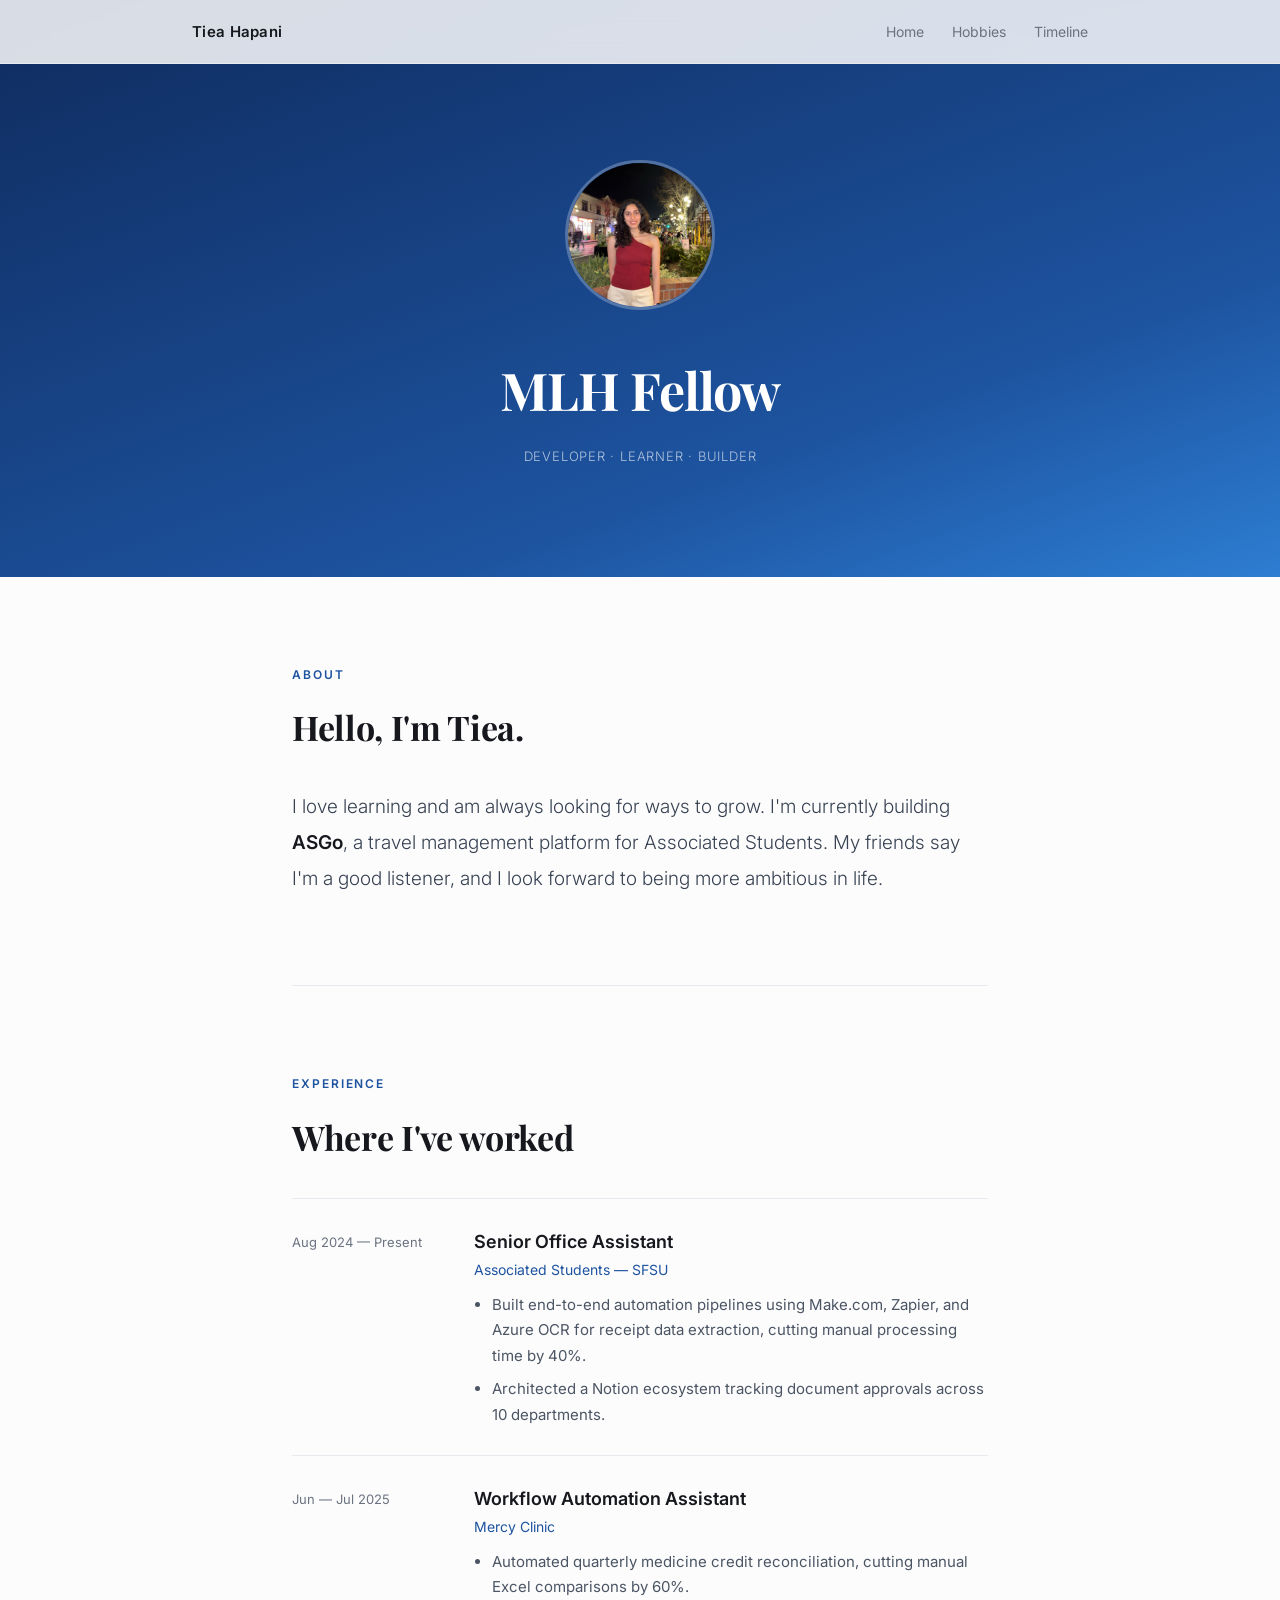
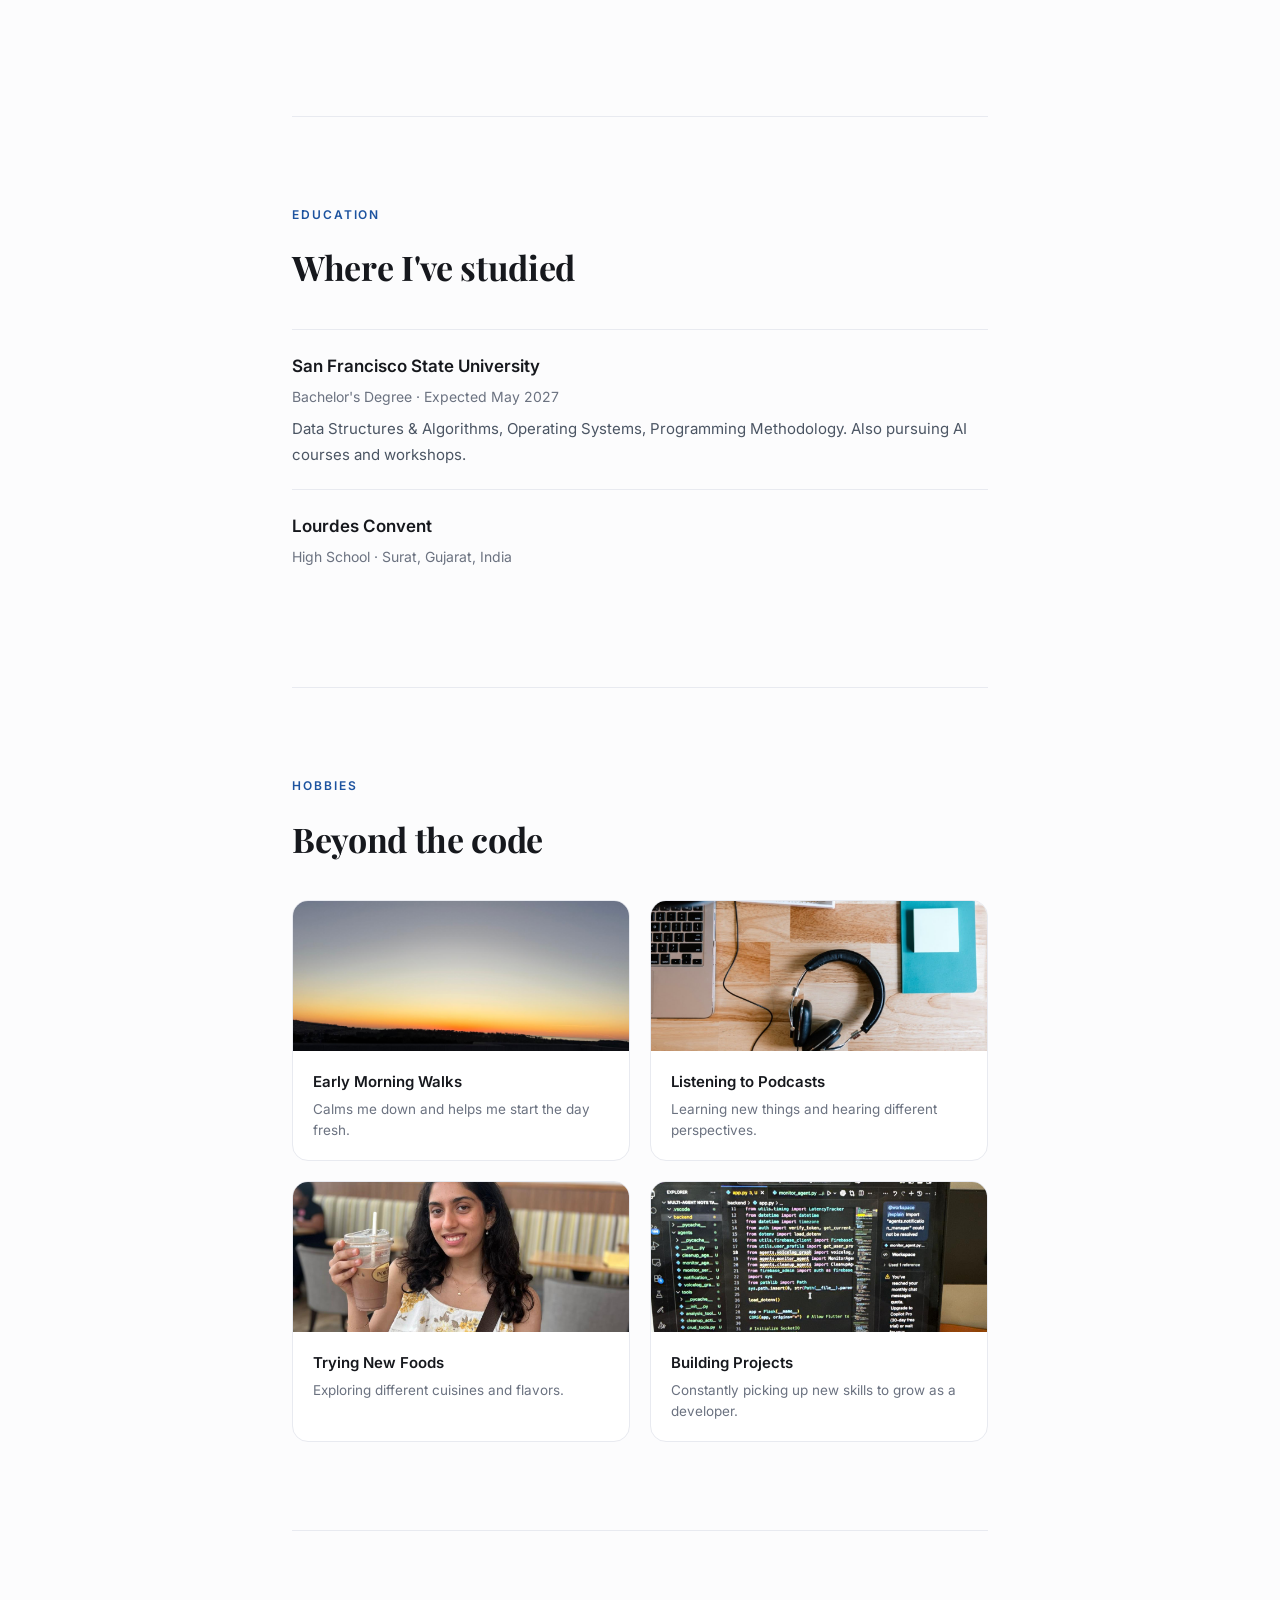
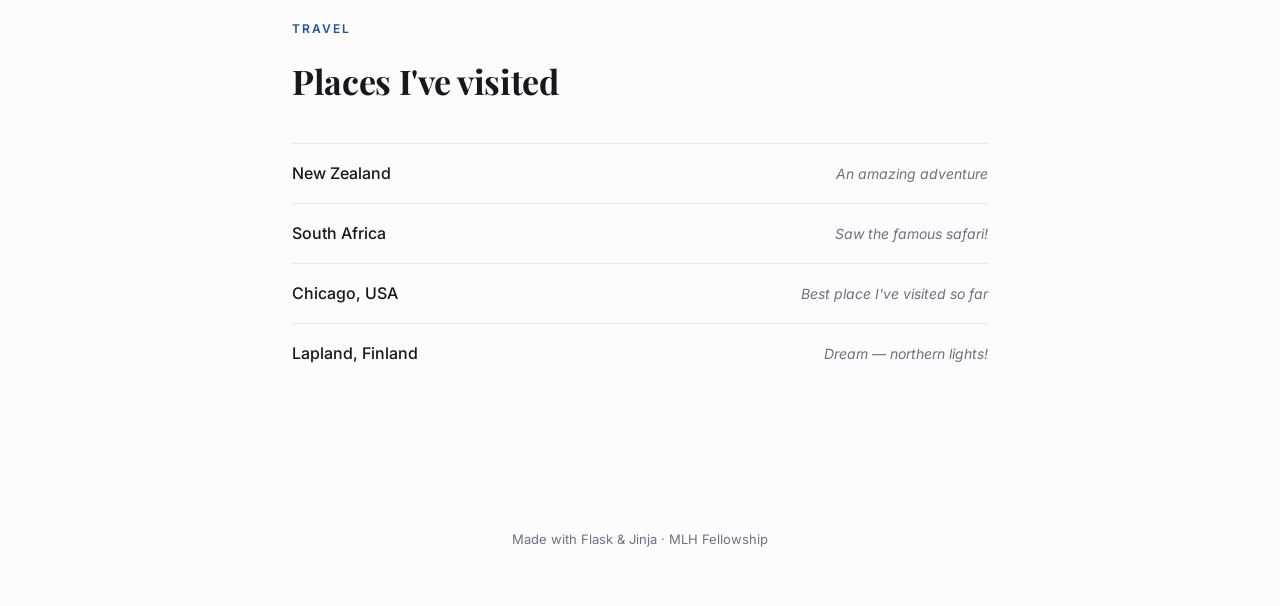
<file: prototypes/1-light-minimal.html>
<!DOCTYPE html>
<html lang="en">
<head>
<meta charset="utf-8">
<meta name="viewport" content="width=device-width, initial-scale=1">
<title>Prototype 1 — Light Minimal</title>
<link rel="preconnect" href="https://fonts.gstatic.com">
<link href="https://fonts.googleapis.com/css2?family=Inter:wght@300;400;500;600;700&family=Playfair+Display:wght@600;700&display=swap" rel="stylesheet">
<style>
:root {
  --blue: #1d539f;
  --blue-deep: #0f2b5e;
  --ink: #16181d;
  --muted: #6b7280;
  --line: #e8eaf0;
  --bg: #fcfcfd;
}
* { margin:0; padding:0; box-sizing:border-box; }
body { font-family:'Inter',sans-serif; background:var(--bg); color:var(--ink); line-height:1.7; }
.serif { font-family:'Playfair Display',serif; }

nav { position:fixed; top:0; width:100%; z-index:100; background:rgba(252,252,253,0.85); backdrop-filter:blur(12px); border-bottom:1px solid var(--line); }
.nav-inner { max-width:960px; margin:0 auto; padding:18px 32px; display:flex; justify-content:space-between; align-items:center; }
.nav-inner .brand { font-weight:600; font-size:15px; letter-spacing:0.02em; color:var(--ink); text-decoration:none; }
.nav-inner .links a { color:var(--muted); text-decoration:none; font-size:14px; margin-left:28px; transition:color .2s; }
.nav-inner .links a:hover { color:var(--blue); }

.hero { background:linear-gradient(160deg, var(--blue-deep) 0%, var(--blue) 70%, #2d7dd2 100%); padding:160px 32px 110px; text-align:center; color:white; }
.hero img { width:150px; height:150px; border-radius:50%; object-fit:cover; border:3px solid rgba(255,255,255,0.25); margin-bottom:28px; }
.hero h1 { font-size:52px; font-weight:700; letter-spacing:-0.02em; }
.hero p { color:rgba(255,255,255,0.65); font-size:17px; font-weight:300; margin-top:10px; letter-spacing:0.06em; text-transform:uppercase; font-size:13px; }

main { max-width:760px; margin:0 auto; padding:0 32px; }
section { padding:88px 0; border-bottom:1px solid var(--line); }
section:last-of-type { border-bottom:none; }
.eyebrow { font-size:12px; letter-spacing:0.16em; text-transform:uppercase; color:var(--blue); font-weight:600; margin-bottom:14px; }
h2 { font-size:34px; font-weight:700; letter-spacing:-0.01em; margin-bottom:32px; }

.about p { font-size:19px; font-weight:300; color:#374151; line-height:1.9; }
.about strong { font-weight:600; color:var(--ink); }

.job { display:grid; grid-template-columns:150px 1fr; gap:32px; padding:28px 0; border-top:1px solid var(--line); }
.job:first-of-type { border-top:none; padding-top:0; }
.job .dates { font-size:13px; color:var(--muted); padding-top:4px; }
.job h3 { font-size:18px; font-weight:600; }
.job .co { font-size:14px; color:var(--blue); margin-bottom:10px; }
.job li { font-size:15px; color:#4b5563; margin:8px 0 0 18px; }

.edu { padding:22px 0; border-top:1px solid var(--line); }
.edu:first-of-type { border-top:none; padding-top:0; }
.edu h3 { font-size:17px; font-weight:600; }
.edu .meta { font-size:14px; color:var(--muted); margin:4px 0 8px; }
.edu p { font-size:15px; color:#4b5563; }

.hobby-row { display:grid; grid-template-columns:repeat(2,1fr); gap:20px; }
.hobby { border:1px solid var(--line); border-radius:16px; overflow:hidden; background:white; transition:transform .25s, box-shadow .25s; }
.hobby:hover { transform:translateY(-4px); box-shadow:0 16px 40px rgba(15,43,94,0.08); }
.hobby img { width:100%; height:150px; object-fit:cover; display:block; }
.hobby .txt { padding:18px 20px; }
.hobby h3 { font-size:15px; font-weight:600; margin-bottom:4px; }
.hobby p { font-size:13.5px; color:var(--muted); line-height:1.6; }

.place { display:flex; justify-content:space-between; align-items:baseline; padding:16px 0; border-top:1px solid var(--line); }
.place:first-of-type { border-top:none; }
.place .nm { font-weight:500; font-size:16px; }
.place .nt { font-size:14px; color:var(--muted); font-style:italic; }

footer { text-align:center; padding:56px 32px; color:var(--muted); font-size:13px; }
@media(max-width:640px){ .job{grid-template-columns:1fr; gap:8px;} .hobby-row{grid-template-columns:1fr;} .hero h1{font-size:36px;} }
</style>
</head>
<body>
<nav><div class="nav-inner">
  <a class="brand" href="#">Tiea Hapani</a>
  <div class="links"><a href="#">Home</a><a href="#">Hobbies</a><a href="#">Timeline</a></div>
</div></nav>

<header class="hero">
  <img src="../app/static/img/IMG_5674.JPG" alt="Tiea">
  <h1 class="serif">MLH Fellow</h1>
  <p>Developer · Learner · Builder</p>
</header>

<main>
<section class="about">
  <div class="eyebrow">About</div>
  <h2 class="serif">Hello, I'm Tiea.</h2>
  <p>I love learning and am always looking for ways to grow. I'm currently building <strong>ASGo</strong>, a travel management platform for Associated Students. My friends say I'm a good listener, and I look forward to being more ambitious in life.</p>
</section>

<section>
  <div class="eyebrow">Experience</div>
  <h2 class="serif">Where I've worked</h2>
  <div class="job">
    <div class="dates">Aug 2024 — Present</div>
    <div>
      <h3>Senior Office Assistant</h3>
      <div class="co">Associated Students — SFSU</div>
      <ul>
        <li>Built end-to-end automation pipelines using Make.com, Zapier, and Azure OCR for receipt data extraction, cutting manual processing time by 40%.</li>
        <li>Architected a Notion ecosystem tracking document approvals across 10 departments.</li>
      </ul>
    </div>
  </div>
  <div class="job">
    <div class="dates">Jun — Jul 2025</div>
    <div>
      <h3>Workflow Automation Assistant</h3>
      <div class="co">Mercy Clinic</div>
      <ul><li>Automated quarterly medicine credit reconciliation, cutting manual Excel comparisons by 60%.</li></ul>
    </div>
  </div>
</section>

<section>
  <div class="eyebrow">Education</div>
  <h2 class="serif">Where I've studied</h2>
  <div class="edu">
    <h3>San Francisco State University</h3>
    <div class="meta">Bachelor's Degree · Expected May 2027</div>
    <p>Data Structures & Algorithms, Operating Systems, Programming Methodology. Also pursuing AI courses and workshops.</p>
  </div>
  <div class="edu">
    <h3>Lourdes Convent</h3>
    <div class="meta">High School · Surat, Gujarat, India</div>
  </div>
</section>

<section>
  <div class="eyebrow">Hobbies</div>
  <h2 class="serif">Beyond the code</h2>
  <div class="hobby-row">
    <div class="hobby"><img src="../app/static/img/hobby_walks.jpg"><div class="txt"><h3>Early Morning Walks</h3><p>Calms me down and helps me start the day fresh.</p></div></div>
    <div class="hobby"><img src="../app/static/img/hobby_podcasts.jpg"><div class="txt"><h3>Listening to Podcasts</h3><p>Learning new things and hearing different perspectives.</p></div></div>
    <div class="hobby"><img src="../app/static/img/hobby_food.jpg"><div class="txt"><h3>Trying New Foods</h3><p>Exploring different cuisines and flavors.</p></div></div>
    <div class="hobby"><img src="../app/static/img/hobby_coding.jpg"><div class="txt"><h3>Building Projects</h3><p>Constantly picking up new skills to grow as a developer.</p></div></div>
  </div>
</section>

<section>
  <div class="eyebrow">Travel</div>
  <h2 class="serif">Places I've visited</h2>
  <div class="place"><span class="nm">New Zealand</span><span class="nt">An amazing adventure</span></div>
  <div class="place"><span class="nm">South Africa</span><span class="nt">Saw the famous safari!</span></div>
  <div class="place"><span class="nm">Chicago, USA</span><span class="nt">Best place I've visited so far</span></div>
  <div class="place"><span class="nm">Lapland, Finland</span><span class="nt">Dream — northern lights!</span></div>
</section>
</main>

<footer>Made with Flask & Jinja · MLH Fellowship</footer>
</body>
</html>
</file>
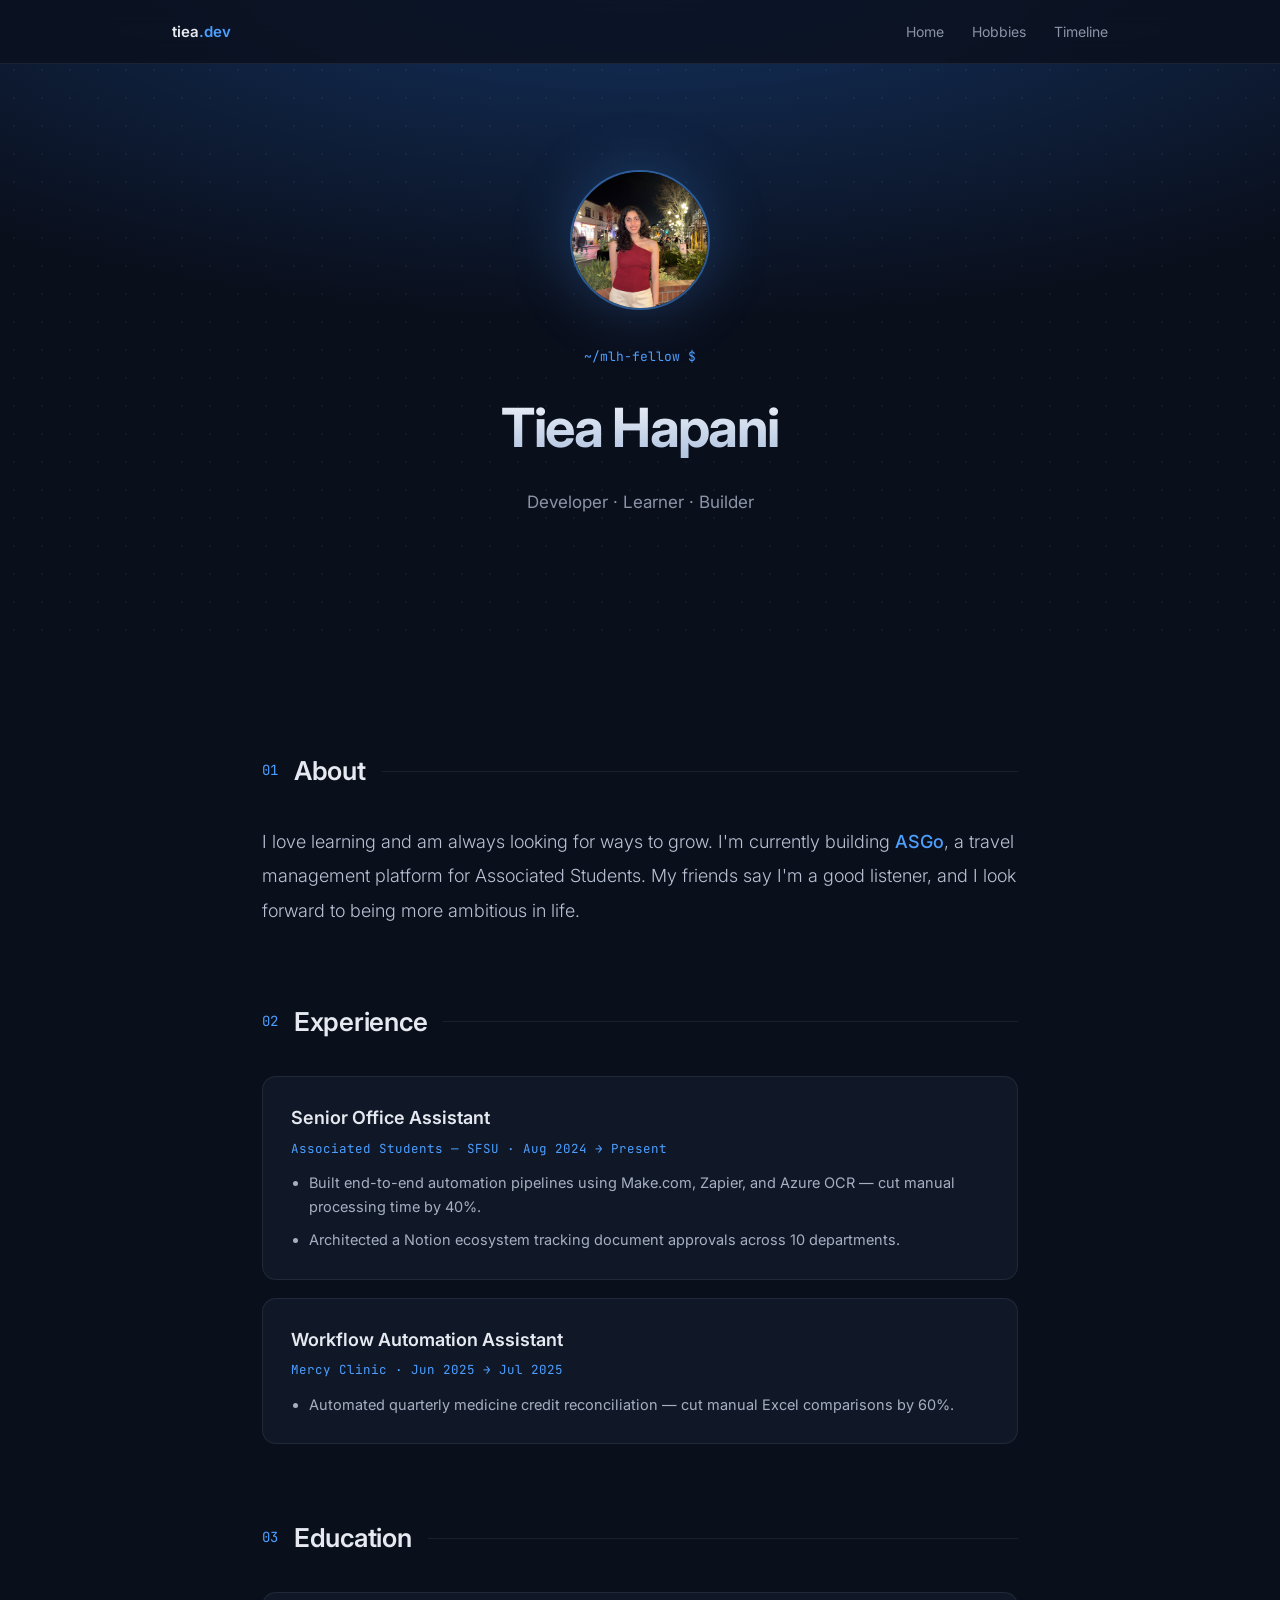
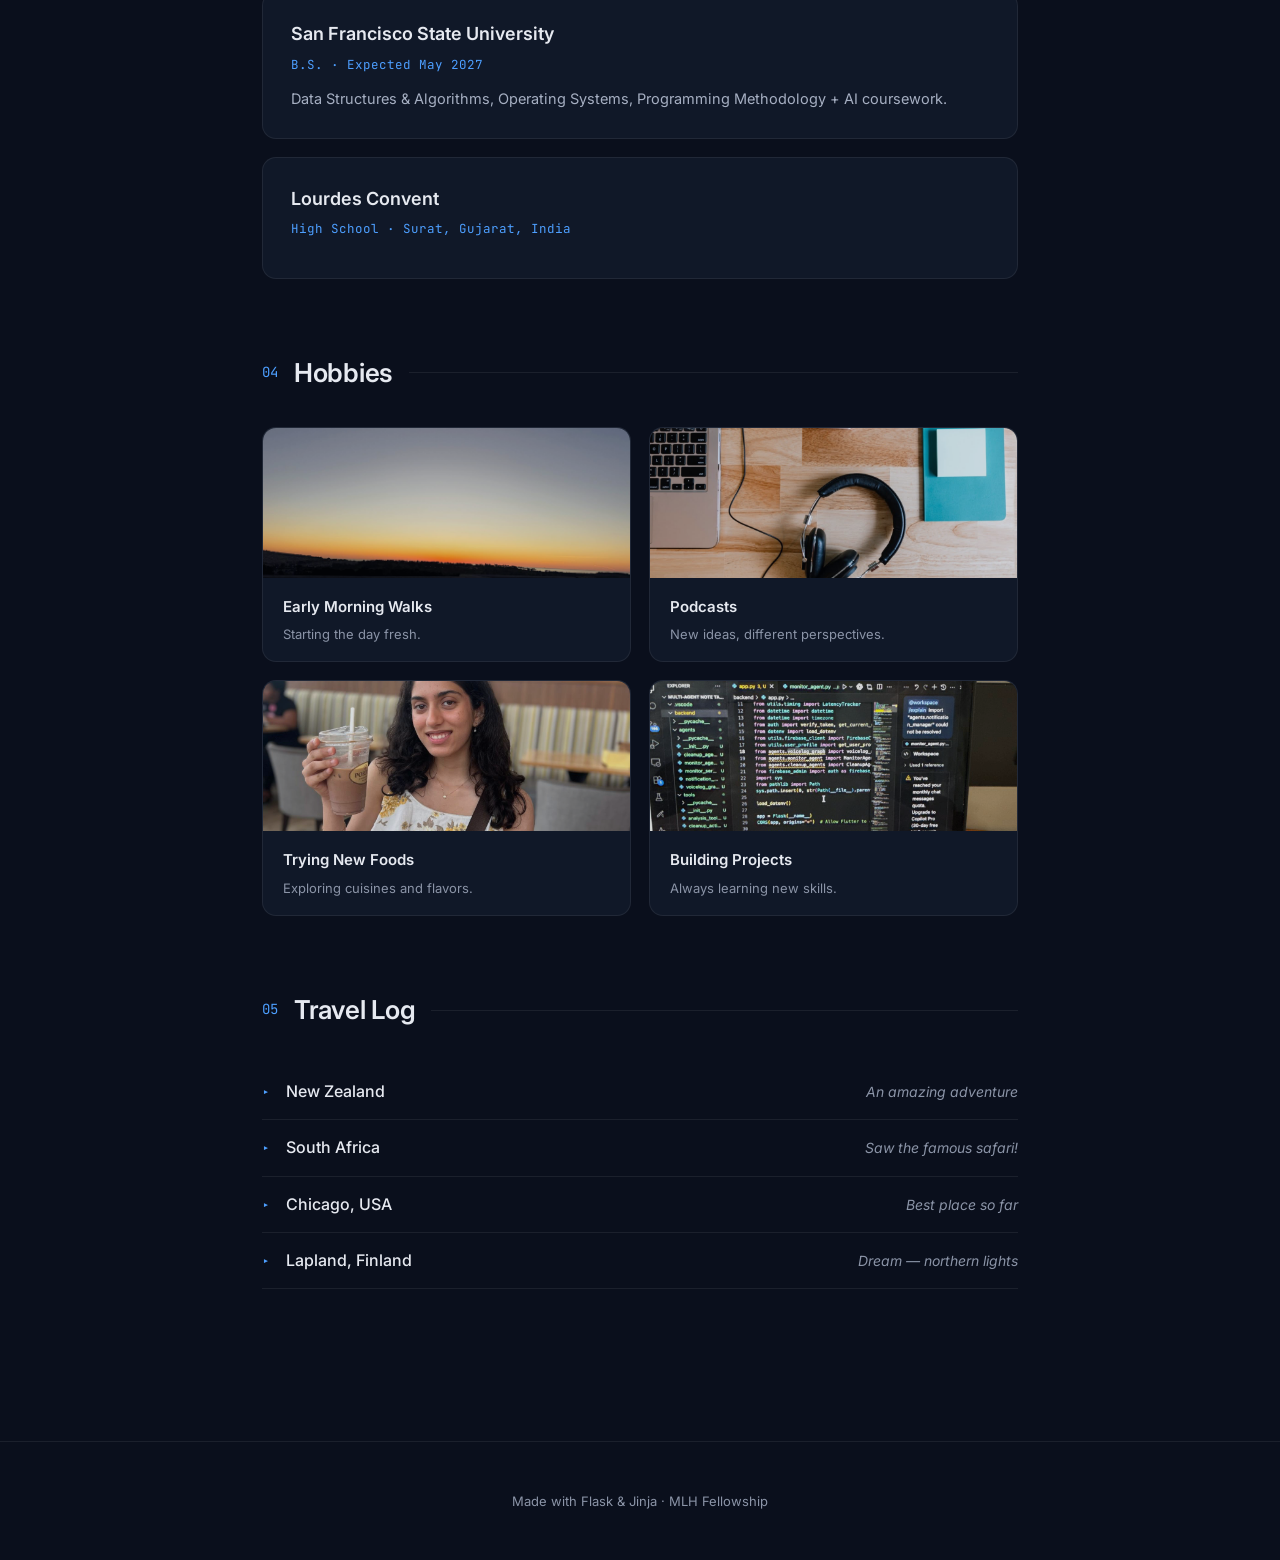
<file: prototypes/2-dark-premium.html>
<!DOCTYPE html>
<html lang="en">
<head>
<meta charset="utf-8">
<meta name="viewport" content="width=device-width, initial-scale=1">
<title>Prototype 2 — Dark Premium</title>
<link rel="preconnect" href="https://fonts.gstatic.com">
<link href="https://fonts.googleapis.com/css2?family=Inter:wght@300;400;500;600;700&family=JetBrains+Mono:wght@400;500&display=swap" rel="stylesheet">
<style>
:root {
  --bg: #0a0f1c;
  --panel: #101828;
  --line: rgba(255,255,255,0.07);
  --txt: #e6e9f0;
  --muted: #8b94a7;
  --accent: #4d9fff;
  --glow: rgba(77,159,255,0.25);
}
* { margin:0; padding:0; box-sizing:border-box; }
body { font-family:'Inter',sans-serif; background:var(--bg); color:var(--txt); line-height:1.7; }
.mono { font-family:'JetBrains Mono',monospace; }

nav { position:fixed; top:0; width:100%; z-index:100; background:rgba(10,15,28,0.8); backdrop-filter:blur(14px); border-bottom:1px solid var(--line); }
.nav-inner { max-width:1000px; margin:0 auto; padding:18px 32px; display:flex; justify-content:space-between; align-items:center; }
.brand { color:var(--txt); text-decoration:none; font-weight:600; font-size:15px; }
.brand span { color:var(--accent); }
.links a { color:var(--muted); text-decoration:none; font-size:14px; margin-left:28px; transition:color .2s; }
.links a:hover { color:var(--accent); }

.hero { position:relative; padding:170px 32px 120px; text-align:center; overflow:hidden;
  background:radial-gradient(ellipse 80% 60% at 50% -10%, rgba(29,83,159,0.55), transparent), var(--bg); }
.hero::after { content:''; position:absolute; inset:0; background-image:radial-gradient(rgba(255,255,255,0.04) 1px, transparent 1px); background-size:28px 28px; pointer-events:none; }
.hero img { width:140px; height:140px; border-radius:50%; object-fit:cover; border:2px solid rgba(77,159,255,0.5); box-shadow:0 0 60px var(--glow); margin-bottom:28px; position:relative; z-index:1; }
.hero .tag { font-family:'JetBrains Mono',monospace; color:var(--accent); font-size:13px; margin-bottom:14px; position:relative; z-index:1; }
.hero h1 { font-size:54px; font-weight:700; letter-spacing:-0.03em; position:relative; z-index:1;
  background:linear-gradient(180deg,#fff, #9fb6d9); -webkit-background-clip:text; -webkit-text-fill-color:transparent; }
.hero p.sub { color:var(--muted); font-size:17px; margin-top:14px; position:relative; z-index:1; }

main { max-width:820px; margin:0 auto; padding:40px 32px 80px; }
section { margin:72px 0; }
.sec-head { display:flex; align-items:center; gap:16px; margin-bottom:32px; }
.sec-head .num { font-family:'JetBrains Mono',monospace; color:var(--accent); font-size:14px; }
h2 { font-size:26px; font-weight:600; letter-spacing:-0.01em; }
.sec-head .rule { flex:1; height:1px; background:var(--line); }

.about p { font-size:18px; font-weight:300; color:#b9c2d4; line-height:1.9; }
.about strong { color:var(--accent); font-weight:500; }

.card { background:var(--panel); border:1px solid var(--line); border-radius:14px; padding:26px 28px; margin-bottom:18px; transition:border-color .25s, transform .25s, box-shadow .25s; }
.card:hover { border-color:rgba(77,159,255,0.4); transform:translateY(-3px); box-shadow:0 18px 50px rgba(0,0,0,0.45), 0 0 30px rgba(77,159,255,0.06); }
.card h3 { font-size:18px; font-weight:600; }
.card .meta { font-family:'JetBrains Mono',monospace; font-size:12.5px; color:var(--accent); margin:4px 0 12px; }
.card li { font-size:14.5px; color:#a6afc2; margin:8px 0 0 18px; }
.card p { font-size:14.5px; color:#a6afc2; }

.hobby-grid { display:grid; grid-template-columns:repeat(2,1fr); gap:18px; }
.hobby { background:var(--panel); border:1px solid var(--line); border-radius:14px; overflow:hidden; transition:border-color .25s, transform .25s; }
.hobby:hover { border-color:rgba(77,159,255,0.4); transform:translateY(-4px); }
.hobby img { width:100%; height:150px; object-fit:cover; display:block; opacity:0.85; }
.hobby .txt { padding:16px 20px; }
.hobby h3 { font-size:15px; font-weight:600; }
.hobby p { font-size:13px; color:var(--muted); margin-top:4px; }

.place { display:flex; gap:16px; align-items:baseline; padding:14px 0; border-bottom:1px solid var(--line); }
.place .pin { color:var(--accent); font-family:'JetBrains Mono',monospace; font-size:13px; }
.place .nm { font-weight:500; }
.place .nt { color:var(--muted); font-size:14px; margin-left:auto; font-style:italic; }

footer { text-align:center; padding:48px; color:var(--muted); font-size:13px; border-top:1px solid var(--line); }
@media(max-width:640px){ .hobby-grid{grid-template-columns:1fr;} .hero h1{font-size:36px;} .place .nt{display:none;} }
</style>
</head>
<body>
<nav><div class="nav-inner">
  <a class="brand" href="#">tiea<span>.dev</span></a>
  <div class="links"><a href="#">Home</a><a href="#">Hobbies</a><a href="#">Timeline</a></div>
</div></nav>

<header class="hero">
  <img src="../app/static/img/IMG_5674.JPG" alt="Tiea">
  <div class="tag">~/mlh-fellow $</div>
  <h1>Tiea Hapani</h1>
  <p class="sub">Developer · Learner · Builder</p>
</header>

<main>
<section class="about">
  <div class="sec-head"><span class="num">01</span><h2>About</h2><div class="rule"></div></div>
  <p>I love learning and am always looking for ways to grow. I'm currently building <strong>ASGo</strong>, a travel management platform for Associated Students. My friends say I'm a good listener, and I look forward to being more ambitious in life.</p>
</section>

<section>
  <div class="sec-head"><span class="num">02</span><h2>Experience</h2><div class="rule"></div></div>
  <div class="card">
    <h3>Senior Office Assistant</h3>
    <div class="meta">Associated Students — SFSU · Aug 2024 → Present</div>
    <ul>
      <li>Built end-to-end automation pipelines using Make.com, Zapier, and Azure OCR — cut manual processing time by 40%.</li>
      <li>Architected a Notion ecosystem tracking document approvals across 10 departments.</li>
    </ul>
  </div>
  <div class="card">
    <h3>Workflow Automation Assistant</h3>
    <div class="meta">Mercy Clinic · Jun 2025 → Jul 2025</div>
    <ul><li>Automated quarterly medicine credit reconciliation — cut manual Excel comparisons by 60%.</li></ul>
  </div>
</section>

<section>
  <div class="sec-head"><span class="num">03</span><h2>Education</h2><div class="rule"></div></div>
  <div class="card">
    <h3>San Francisco State University</h3>
    <div class="meta">B.S. · Expected May 2027</div>
    <p>Data Structures & Algorithms, Operating Systems, Programming Methodology + AI coursework.</p>
  </div>
  <div class="card">
    <h3>Lourdes Convent</h3>
    <div class="meta">High School · Surat, Gujarat, India</div>
  </div>
</section>

<section>
  <div class="sec-head"><span class="num">04</span><h2>Hobbies</h2><div class="rule"></div></div>
  <div class="hobby-grid">
    <div class="hobby"><img src="../app/static/img/hobby_walks.jpg"><div class="txt"><h3>Early Morning Walks</h3><p>Starting the day fresh.</p></div></div>
    <div class="hobby"><img src="../app/static/img/hobby_podcasts.jpg"><div class="txt"><h3>Podcasts</h3><p>New ideas, different perspectives.</p></div></div>
    <div class="hobby"><img src="../app/static/img/hobby_food.jpg"><div class="txt"><h3>Trying New Foods</h3><p>Exploring cuisines and flavors.</p></div></div>
    <div class="hobby"><img src="../app/static/img/hobby_coding.jpg"><div class="txt"><h3>Building Projects</h3><p>Always learning new skills.</p></div></div>
  </div>
</section>

<section>
  <div class="sec-head"><span class="num">05</span><h2>Travel Log</h2><div class="rule"></div></div>
  <div class="place"><span class="pin">▸</span><span class="nm">New Zealand</span><span class="nt">An amazing adventure</span></div>
  <div class="place"><span class="pin">▸</span><span class="nm">South Africa</span><span class="nt">Saw the famous safari!</span></div>
  <div class="place"><span class="pin">▸</span><span class="nm">Chicago, USA</span><span class="nt">Best place so far</span></div>
  <div class="place"><span class="pin">▸</span><span class="nm">Lapland, Finland</span><span class="nt">Dream — northern lights</span></div>
</section>
</main>

<footer>Made with Flask & Jinja · MLH Fellowship</footer>
</body>
</html>
</file>
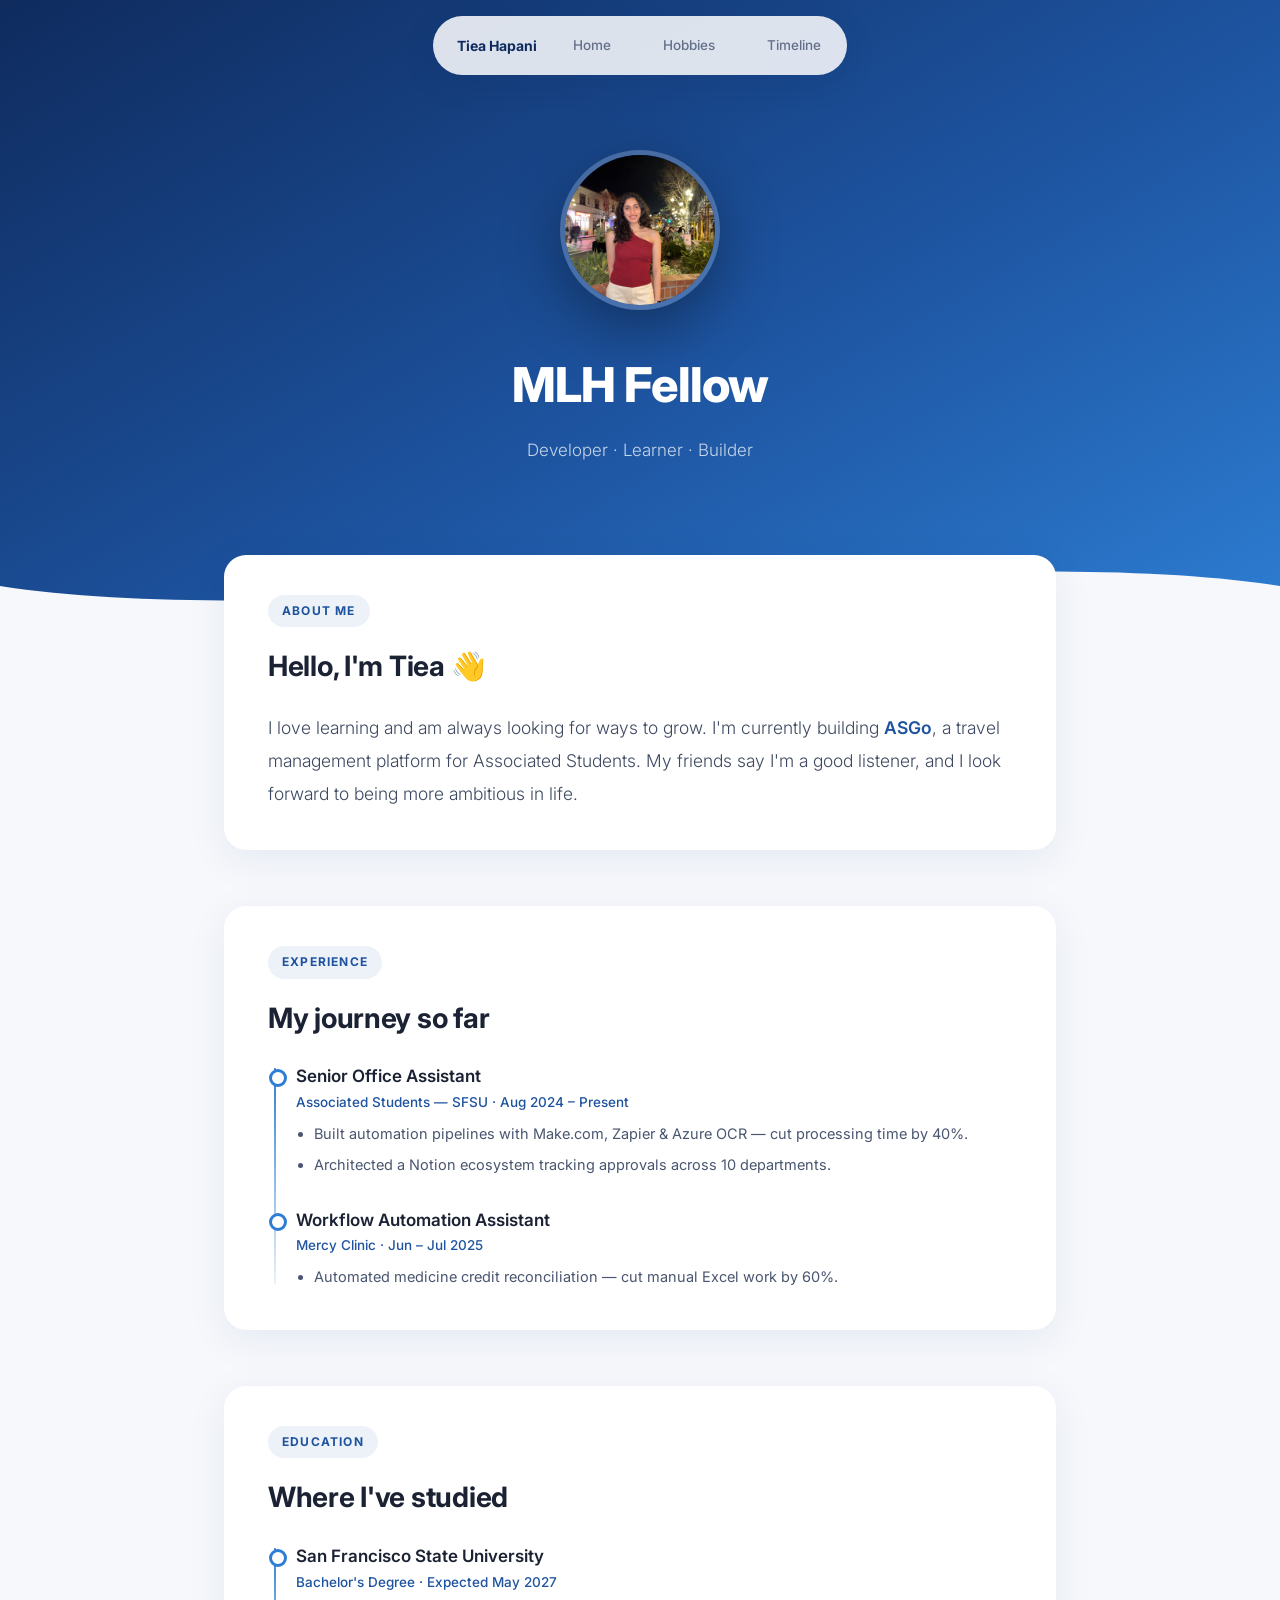
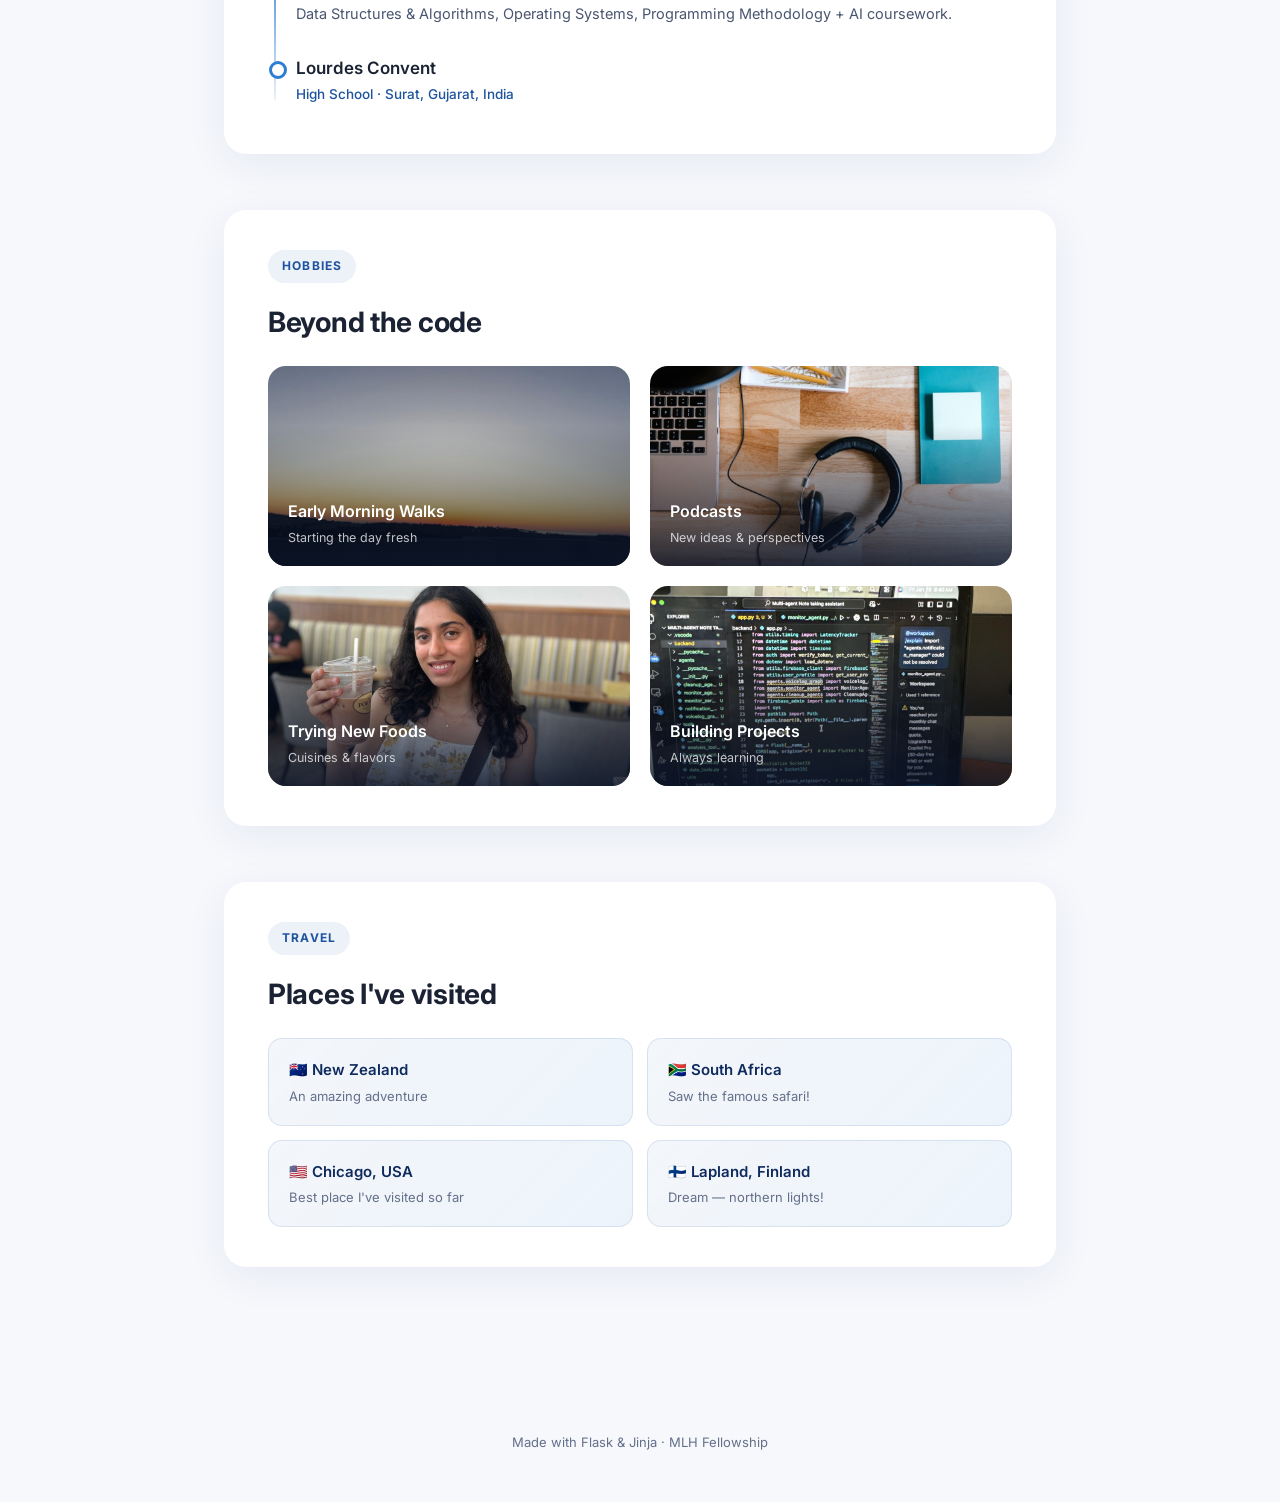
<file: prototypes/3-hybrid-flow.html>
<!DOCTYPE html>
<html lang="en">
<head>
<meta charset="utf-8">
<meta name="viewport" content="width=device-width, initial-scale=1">
<title>Prototype 3 — Hybrid Flow</title>
<link rel="preconnect" href="https://fonts.gstatic.com">
<link href="https://fonts.googleapis.com/css2?family=Inter:wght@300;400;500;600;700;800&display=swap" rel="stylesheet">
<style>
:root {
  --blue: #1d539f;
  --blue-deep: #0f2b5e;
  --blue-bright: #2d7dd2;
  --ink: #1a2233;
  --muted: #64708a;
  --bg: #f6f8fc;
}
* { margin:0; padding:0; box-sizing:border-box; }
body { font-family:'Inter',sans-serif; background:var(--bg); color:var(--ink); line-height:1.7; }

nav { position:fixed; top:16px; left:50%; transform:translateX(-50%); z-index:100;
  background:rgba(255,255,255,0.85); backdrop-filter:blur(12px); border-radius:999px;
  box-shadow:0 8px 32px rgba(15,43,94,0.12); padding:10px 10px 10px 24px; display:flex; align-items:center; gap:20px; }
nav .brand { font-weight:700; font-size:14px; color:var(--blue-deep); text-decoration:none; }
nav a.link { color:var(--muted); text-decoration:none; font-size:13.5px; font-weight:500; padding:8px 16px; border-radius:999px; transition:all .2s; }
nav a.link:hover { background:var(--blue); color:white; }

.hero { background:linear-gradient(150deg, var(--blue-deep), var(--blue) 55%, var(--blue-bright)); padding:150px 24px 160px; text-align:center; color:white; position:relative; }
.hero img { width:160px; height:160px; border-radius:50%; object-fit:cover; border:5px solid rgba(255,255,255,0.2); box-shadow:0 20px 60px rgba(0,0,0,0.35); margin-bottom:26px; }
.hero h1 { font-size:48px; font-weight:800; letter-spacing:-0.02em; }
.hero .sub { color:rgba(255,255,255,0.75); margin-top:10px; font-weight:300; font-size:17px; }
.hero svg.wave { position:absolute; bottom:-1px; left:0; width:100%; height:80px; display:block; }

main { max-width:880px; margin:-70px auto 0; padding:0 24px 60px; position:relative; z-index:2; }
section { margin-bottom:56px; }
.panel { background:white; border-radius:22px; padding:40px 44px; box-shadow:0 10px 40px rgba(15,43,94,0.07); }
.chip { display:inline-block; background:rgba(29,83,159,0.08); color:var(--blue); font-size:12px; font-weight:700; letter-spacing:0.1em; text-transform:uppercase; padding:6px 14px; border-radius:999px; margin-bottom:16px; }
h2 { font-size:28px; font-weight:700; letter-spacing:-0.01em; margin-bottom:20px; }

.about p { font-size:17.5px; color:#3d4960; font-weight:300; line-height:1.9; }
.about strong { color:var(--blue); font-weight:600; }

.tl { position:relative; padding-left:28px; }
.tl::before { content:''; position:absolute; left:6px; top:6px; bottom:6px; width:2px; background:linear-gradient(var(--blue-bright), rgba(45,125,210,0.1)); border-radius:2px; }
.tl-item { position:relative; padding-bottom:28px; }
.tl-item:last-child { padding-bottom:0; }
.tl-item::before { content:''; position:absolute; left:-27px; top:7px; width:12px; height:12px; border-radius:50%; background:white; border:3px solid var(--blue-bright); }
.tl-item h3 { font-size:17px; font-weight:600; }
.tl-item .meta { font-size:13.5px; color:var(--blue); font-weight:500; margin-bottom:8px; }
.tl-item li { font-size:14.5px; color:#4a5670; margin:6px 0 0 18px; }
.tl-item p.detail { font-size:14.5px; color:#4a5670; }

.hobby-grid { display:grid; grid-template-columns:repeat(2,1fr); gap:20px; }
.hobby { position:relative; border-radius:18px; overflow:hidden; height:200px; cursor:default; }
.hobby img { width:100%; height:100%; object-fit:cover; transition:transform .4s; }
.hobby:hover img { transform:scale(1.06); }
.hobby .ov { position:absolute; inset:0; background:linear-gradient(180deg, transparent 30%, rgba(10,20,40,0.85)); display:flex; flex-direction:column; justify-content:flex-end; padding:18px 20px; color:white; }
.hobby h3 { font-size:16px; font-weight:600; }
.hobby p { font-size:12.5px; color:rgba(255,255,255,0.75); margin-top:2px; }

.places { display:grid; grid-template-columns:repeat(2,1fr); gap:14px; }
.place { background:linear-gradient(135deg, rgba(29,83,159,0.05), rgba(45,125,210,0.09)); border:1px solid rgba(29,83,159,0.12); border-radius:14px; padding:18px 20px; transition:transform .2s; }
.place:hover { transform:translateY(-3px); }
.place .nm { font-weight:600; font-size:15px; color:var(--blue-deep); }
.place .nt { font-size:13px; color:var(--muted); margin-top:2px; }

footer { text-align:center; padding:48px; color:var(--muted); font-size:13px; }
@media(max-width:640px){ .hobby-grid,.places{grid-template-columns:1fr;} .hero h1{font-size:34px;} .panel{padding:28px 24px;} nav{width:calc(100% - 24px); justify-content:center;} }
</style>
</head>
<body>
<nav>
  <a class="brand" href="#">Tiea Hapani</a>
  <a class="link" href="#">Home</a><a class="link" href="#">Hobbies</a><a class="link" href="#">Timeline</a>
</nav>

<header class="hero">
  <img src="../app/static/img/IMG_5674.JPG" alt="Tiea">
  <h1>MLH Fellow</h1>
  <div class="sub">Developer · Learner · Builder</div>
  <svg class="wave" viewBox="0 0 1440 80" preserveAspectRatio="none"><path fill="#f6f8fc" d="M0,40 C360,90 1080,-10 1440,40 L1440,80 L0,80 Z"/></svg>
</header>

<main>
<section class="panel about">
  <span class="chip">About Me</span>
  <h2>Hello, I'm Tiea 👋</h2>
  <p>I love learning and am always looking for ways to grow. I'm currently building <strong>ASGo</strong>, a travel management platform for Associated Students. My friends say I'm a good listener, and I look forward to being more ambitious in life.</p>
</section>

<section class="panel">
  <span class="chip">Experience</span>
  <h2>My journey so far</h2>
  <div class="tl">
    <div class="tl-item">
      <h3>Senior Office Assistant</h3>
      <div class="meta">Associated Students — SFSU · Aug 2024 – Present</div>
      <ul>
        <li>Built automation pipelines with Make.com, Zapier & Azure OCR — cut processing time by 40%.</li>
        <li>Architected a Notion ecosystem tracking approvals across 10 departments.</li>
      </ul>
    </div>
    <div class="tl-item">
      <h3>Workflow Automation Assistant</h3>
      <div class="meta">Mercy Clinic · Jun – Jul 2025</div>
      <ul><li>Automated medicine credit reconciliation — cut manual Excel work by 60%.</li></ul>
    </div>
  </div>
</section>

<section class="panel">
  <span class="chip">Education</span>
  <h2>Where I've studied</h2>
  <div class="tl">
    <div class="tl-item">
      <h3>San Francisco State University</h3>
      <div class="meta">Bachelor's Degree · Expected May 2027</div>
      <p class="detail">Data Structures & Algorithms, Operating Systems, Programming Methodology + AI coursework.</p>
    </div>
    <div class="tl-item">
      <h3>Lourdes Convent</h3>
      <div class="meta">High School · Surat, Gujarat, India</div>
    </div>
  </div>
</section>

<section class="panel">
  <span class="chip">Hobbies</span>
  <h2>Beyond the code</h2>
  <div class="hobby-grid">
    <div class="hobby"><img src="../app/static/img/hobby_walks.jpg"><div class="ov"><h3>Early Morning Walks</h3><p>Starting the day fresh</p></div></div>
    <div class="hobby"><img src="../app/static/img/hobby_podcasts.jpg"><div class="ov"><h3>Podcasts</h3><p>New ideas & perspectives</p></div></div>
    <div class="hobby"><img src="../app/static/img/hobby_food.jpg"><div class="ov"><h3>Trying New Foods</h3><p>Cuisines & flavors</p></div></div>
    <div class="hobby"><img src="../app/static/img/hobby_coding.jpg"><div class="ov"><h3>Building Projects</h3><p>Always learning</p></div></div>
  </div>
</section>

<section class="panel">
  <span class="chip">Travel</span>
  <h2>Places I've visited</h2>
  <div class="places">
    <div class="place"><div class="nm">🇳🇿 New Zealand</div><div class="nt">An amazing adventure</div></div>
    <div class="place"><div class="nm">🇿🇦 South Africa</div><div class="nt">Saw the famous safari!</div></div>
    <div class="place"><div class="nm">🇺🇸 Chicago, USA</div><div class="nt">Best place I've visited so far</div></div>
    <div class="place"><div class="nm">🇫🇮 Lapland, Finland</div><div class="nt">Dream — northern lights!</div></div>
  </div>
</section>
</main>

<footer>Made with Flask & Jinja · MLH Fellowship</footer>
</body>
</html>
</file>
